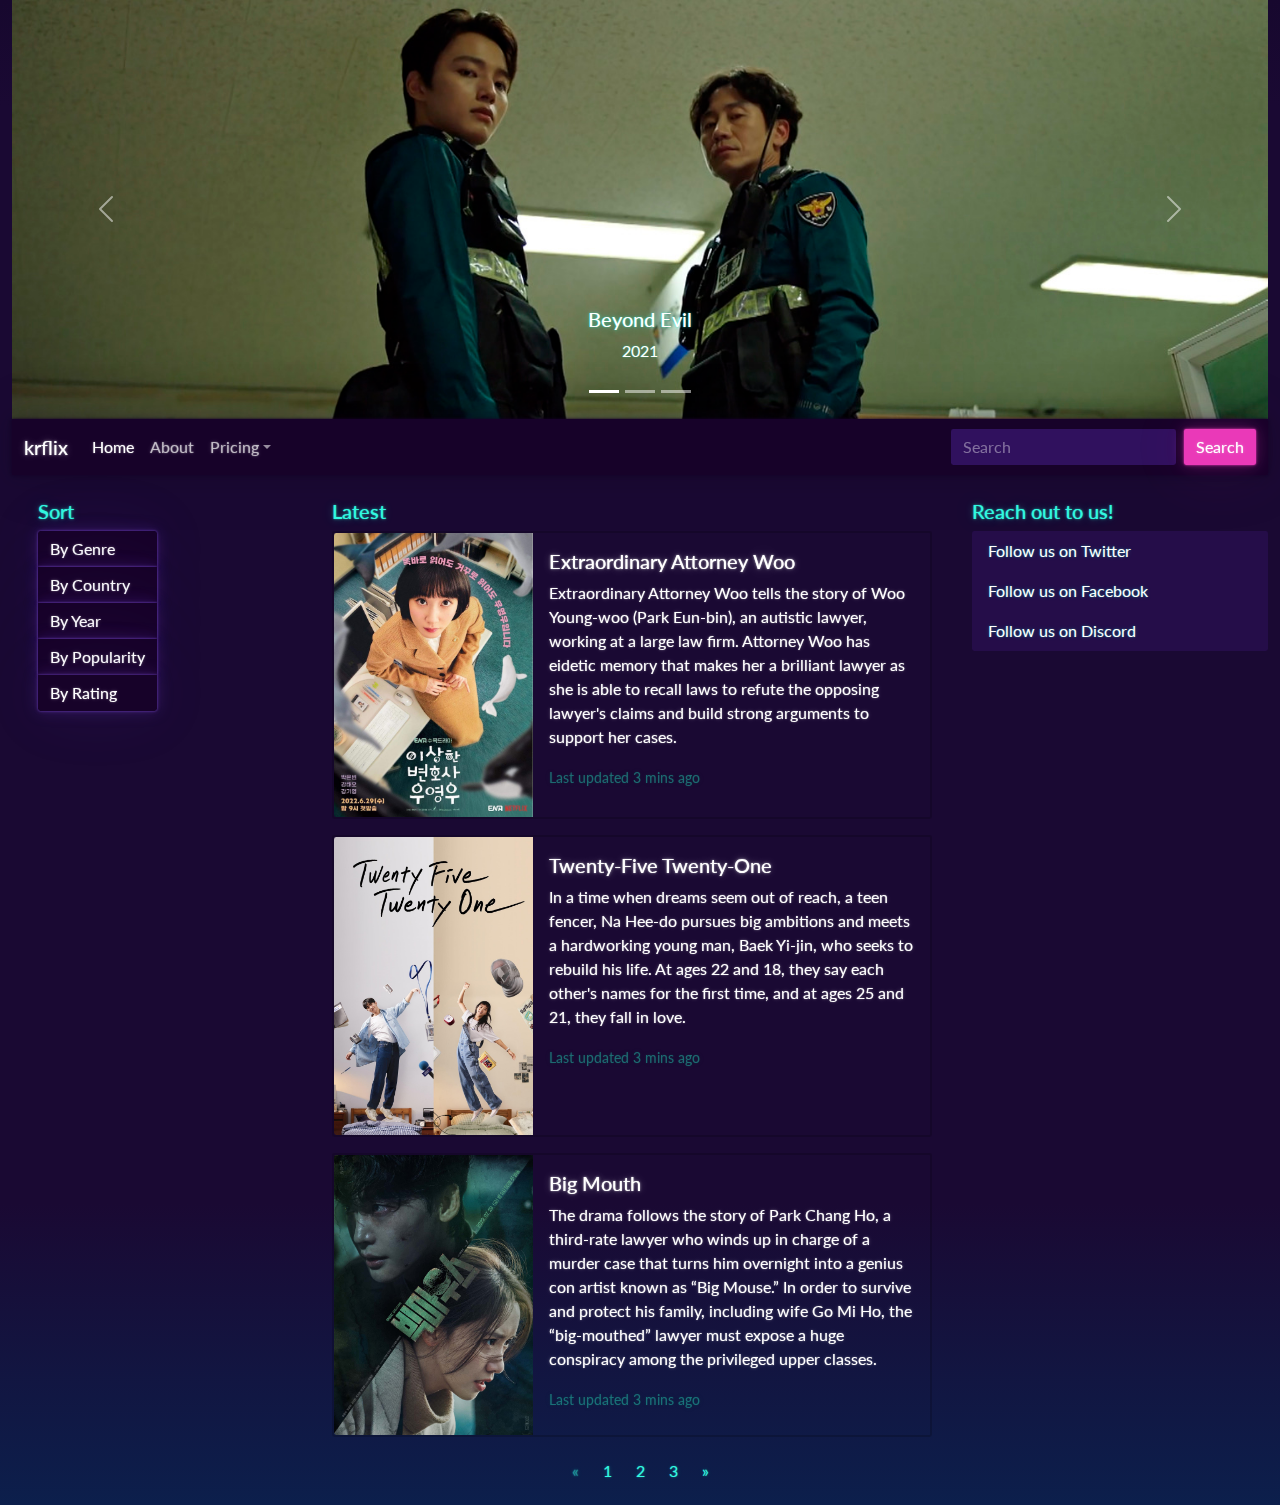
<file: bootstrap/index.html>
<!DOCTYPE html>
<html lang="en">
  <head>
    <meta charset="utf-8">
    <meta http-equiv="X-UA-Compatible" content="IE=edge">
    <meta name="viewport" content="width=device-width, initial-scale=1">

    <title></title>

    <meta name="description" content="Source code generated using layoutit.com">
    <meta name="author" content="LayoutIt!">

    <link href="css/bootstrap.min.vw.css" rel="stylesheet">

  </head>
  <body>

    <div class="container-fluid">
	<div class="row">
		<div class="col-md-12">
			<!-------------------------------------------->
			<div id="carouselExampleCaptions" class="carousel slide" data-bs-ride="carousel">
				<div class="carousel-indicators">
				  <button type="button" data-bs-target="#carouselExampleCaptions" data-bs-slide-to="0" class="active" aria-current="true" aria-label="Slide 1"></button>
				  <button type="button" data-bs-target="#carouselExampleCaptions" data-bs-slide-to="1" aria-label="Slide 2"></button>
				  <button type="button" data-bs-target="#carouselExampleCaptions" data-bs-slide-to="2" aria-label="Slide 3"></button>
				</div>
				<div class="carousel-inner">
				  <div class="carousel-item active">
					<img src="img/Tumblr_l_284215094444752.jpg" class="d-block w-100" alt="...">
					<div class="carousel-caption d-none d-md-block">
					  <h5>Beyond Evil</h5>
					  <p>2021</p>
					</div>
				  </div>
				  <div class="carousel-item">
					<img src="img/tdj-liveshow.jpg" class="d-block w-100" alt="...">
					<div class="carousel-caption d-none d-md-block">
					  <h5>The Devil Judge</h5>
					  <p>2021</p>
					</div>
				  </div>
				  <div class="carousel-item">
					<img src="img/vincenzo.jpg" class="d-block w-100" alt="...">
					<div class="carousel-caption d-none d-md-block">
					  <h5>Vincenzo</h5>
					  <p>2020</p>
					</div>
				  </div>
				</div>
				<button class="carousel-control-prev" type="button" data-bs-target="#carouselExampleCaptions" data-bs-slide="prev">
				  <span class="carousel-control-prev-icon" aria-hidden="true"></span>
				  <span class="visually-hidden">Previous</span>
				</button>
				<button class="carousel-control-next" type="button" data-bs-target="#carouselExampleCaptions" data-bs-slide="next">
				  <span class="carousel-control-next-icon" aria-hidden="true"></span>
				  <span class="visually-hidden">Next</span>
				</button>
			  </div>
			<!-------------------------------------------->
		</div>
	</div>
	<div class="row">
		<div class="col-md-12">
			<!-------------------------------------------->
			<nav class="navbar navbar-expand-lg navbar-dark bg-dark">
				<div class="container-fluid">
				  <a class="navbar-brand" href="#">krflix</a>
				  <button class="navbar-toggler" type="button" data-bs-toggle="collapse" data-bs-target="#navbarColor02" aria-controls="navbarColor02" aria-expanded="false" aria-label="Toggle navigation">
					<span class="navbar-toggler-icon"></span>
				  </button>
				  <div class="collapse navbar-collapse" id="navbarColor02">
					<ul class="navbar-nav me-auto">
					  <li class="nav-item">
						<a class="nav-link active" href="#">Home
						  <span class="visually-hidden">(current)</span>
						</a>
					  </li>
					  <li class="nav-item">
						<a class="nav-link" href="#">About</a>
					  </li>
					  <li class="nav-item dropdown">
						<a class="nav-link dropdown-toggle" data-bs-toggle="dropdown" href="#" role="button" aria-haspopup="true" aria-expanded="false">Pricing</a>
						<div class="dropdown-menu">
						  <a class="dropdown-item" href="#">Standard Package</a>
						  <a class="dropdown-item" href="#">Premium Package</a>
						  <a class="dropdown-item" href="#">Luxurious Package</a>
						</div>
					  </li>
					</ul>
					<form class="d-flex">
					  <input class="form-control me-sm-2" type="text" placeholder="Search">
					  <button class="btn btn-secondary my-2 my-sm-0" type="submit">Search</button>
					</form>
				  </div>
				</div>
			  </nav>
			<!-------------------------------------------->
		</div>
	</div>
	<br>
	<div class="row">
		<div class="col-md-3" id="left">
			<!-------------------------------------------->
			<h5>Sort</h5>
			<div class="btn-group-vertical" role="group" aria-label="Vertical button group">
				<button type="button" class="btn btn-dark">By Genre</button>
				<button type="button" class="btn btn-dark">By Country</button>
				<button type="button" class="btn btn-dark">By Year</button>
				<button type="button" class="btn btn-dark">By Popularity</button>
				<button type="button" class="btn btn-dark">By Rating</button>
			  </div>
			<!-------------------------------------------->
		</div>
		<div class="col-md-6" id="middle">
			<h5>Latest</h5>
			<!-------------------------------------------->
			<div class="card mb-3" style="max-width: 600px;">
				<div class="row g-0">
				  <div class="col-sm-4">
					<img src="img/eaw-poster.jpg" class="img-fluid rounded-start" alt="...">
				  </div>
				  <div class="col-sm-8">
					<div class="card-body">
					  <h5 class="card-title">Extraordinary Attorney Woo</h5>
					  <p class="card-text">Extraordinary Attorney Woo tells the story of Woo Young-woo (Park Eun-bin), an autistic lawyer, working at a large law firm. Attorney Woo has eidetic memory that makes her a brilliant lawyer as she is able to recall laws to refute the opposing lawyer's claims and build strong arguments to support her cases.</p>
					  <p class="card-text"><small class="text-muted">Last updated 3 mins ago</small></p>
					</div>
				  </div>
				</div>
			</div>
			<!-------------------------------------------->
			<!-------------------------------------------->
			<div class="card mb-3" style="max-width: 600px;">
				<div class="row g-0">
				  <div class="col-sm-4">
					<img src="img/2521-poster.jpg" class="img-fluid rounded-start" alt="...">
				  </div>
				  <div class="col-sm-8">
					<div class="card-body">
					  <h5 class="card-title">Twenty-Five Twenty-One</h5>
					  <p class="card-text">In a time when dreams seem out of reach, a teen fencer, Na Hee-do pursues big ambitions and meets a hardworking young man, Baek Yi-jin, who seeks to rebuild his life. At ages 22 and 18, they say each other's names for the first time, and at ages 25 and 21, they fall in love.</p>
					  <p class="card-text"><small class="text-muted">Last updated 3 mins ago</small></p>
					</div>
				  </div>
				</div>
			</div>
			<!-------------------------------------------->
			<!-------------------------------------------->
			<div class="card mb-3" style="max-width: 600px;">
				<div class="row g-0">
				  <div class="col-sm-4">
					<img src="img/bigmouth-poster.jpeg" class="img-fluid rounded-start" alt="...">
				  </div>
				  <div class="col-sm-8">
					<div class="card-body">
					  <h5 class="card-title">Big Mouth</h5>
					  <p class="card-text">The drama follows the story of Park Chang Ho, a third-rate lawyer who winds up in charge of a murder case that turns him overnight into a genius con artist known as “Big Mouse.” In order to survive and protect his family, including wife Go Mi Ho, the “big-mouthed” lawyer must expose a huge conspiracy among the privileged upper classes.</p>
					  <p class="card-text"><small class="text-muted">Last updated 3 mins ago</small></p>
					</div>
				  </div>
				</div>
			</div>
			<!-------------------------------------------->
		</div>
		<div class="col-md-3">
			<h5>Reach out to us!</h5>
			<ul class="list-group">
				<li class="list-group-item">Follow us on Twitter</li>
				<li class="list-group-item">Follow us on Facebook</li>
				<li class="list-group-item">Follow us on Discord</li>
			  </ul>
		</div>
	</div>
	<div class="row">
		<div class="col-md-12">
			<nav aria-label="Page navigation example">
				<ul class="pagination justify-content-center">
				  <li class="page-item disabled">
					<a class="page-link">&#171;</a>
				  </li>
				  <li class="page-item"><a class="page-link" href="#">1</a></li>
				  <li class="page-item"><a class="page-link" href="#">2</a></li>
				  <li class="page-item"><a class="page-link" href="#">3</a></li>
				  <li class="page-item">
					<a class="page-link" href="#">&#187;</a>
				  </li>
				</ul>
			  </nav>
		</div>
	</div>
</div>

	<script src="https://cdn.jsdelivr.net/npm/@popperjs/core@2.11.5/dist/umd/popper.min.js" integrity="sha384-Xe+8cL9oJa6tN/veChSP7q+mnSPaj5Bcu9mPX5F5xIGE0DVittaqT5lorf0EI7Vk" crossorigin="anonymous"></script>
	<script src="https://cdn.jsdelivr.net/npm/bootstrap@5.2.0/dist/js/bootstrap.min.js" integrity="sha384-ODmDIVzN+pFdexxHEHFBQH3/9/vQ9uori45z4JjnFsRydbmQbmL5t1tQ0culUzyK" crossorigin="anonymous"></script>

<!--
    <script src="js/jquery.min.js"></script>
    <script src="js/bootstrap.min.js"></script>
    <script src="js/scripts.js"></script>
-->
  </body>
</html>
</file>
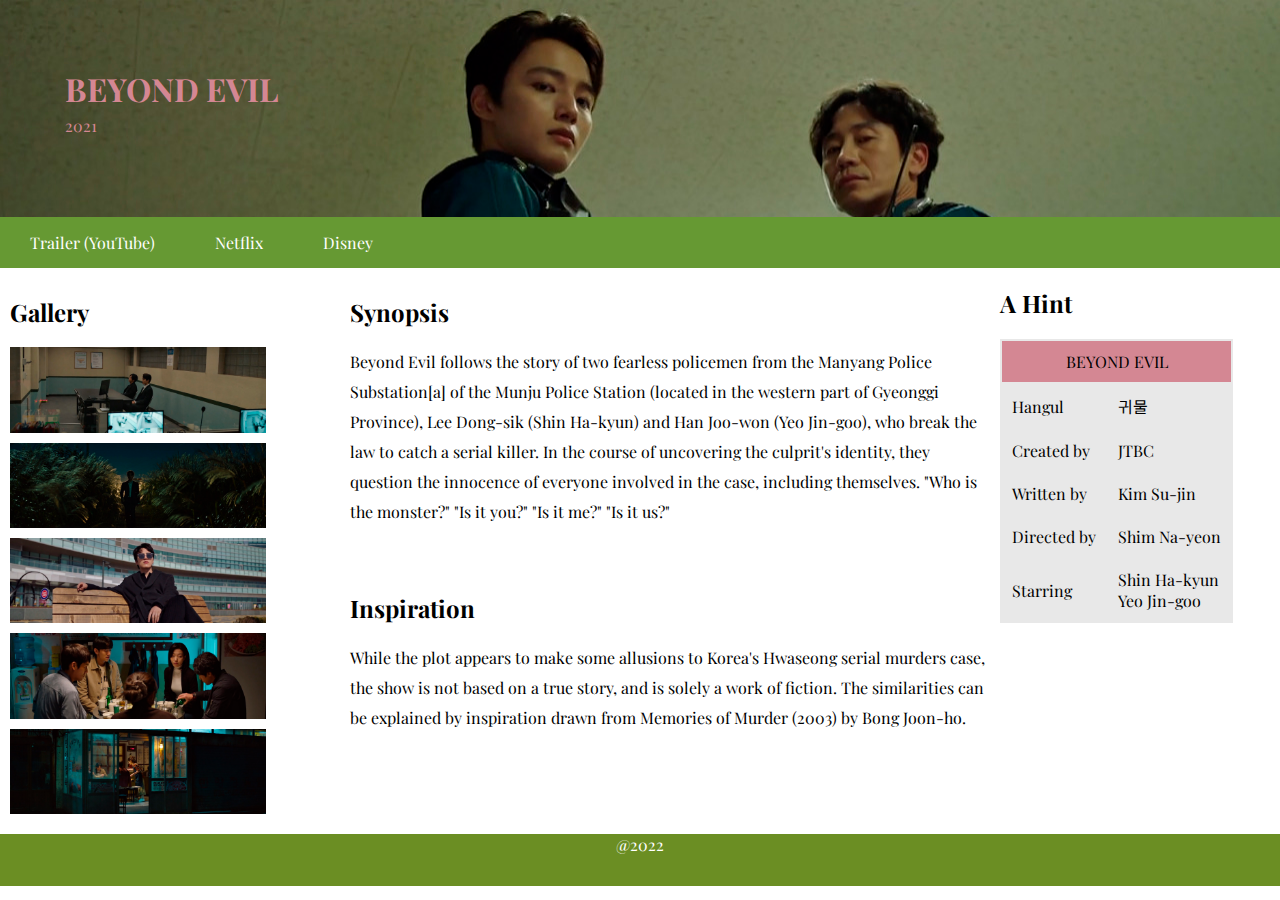
<file: tugas2_css/index.html>
<!DOCTYPE html>
<html lang="en">
<head>
    <meta charset="UTF-8">
    <meta http-equiv="X-UA-Compatible" content="IE=edge">
    <meta name="viewport" content="width=device-width, initial-scale=1.0">
    <title>CSS Website Layout</title>
    <link rel="stylesheet" href="style.css">
    <link href="https://fonts.googleapis.com/css2?family=Playfair+Display:wght@500&display=swap" rel="stylesheet">
    <link href="https://fonts.googleapis.com/css2?family=Noto+Sans+KR&display=swap" rel="stylesheet">  
</head>
<body>
    <div class="header">
        <h1>BEYOND EVIL</h1>
        <p>2021</p>
    </div>

    <div id="navbar">
        <a href="https://youtu.be/zQCOdcBAWtU">Trailer (YouTube)</a>
        <a href="https://www.netflix.com/id/title/81437733">Netflix</a>
        <a href="https://www.disneyplus.com/series/beyond-evil/4AfdoEvYzJrk">Disney</a>
    </div>

    <div class="row">
        <div class="column side">
            <h2>Gallery</h2>
            <img src="img/1.jpg" alt="">
            <img src="img/2.jpg" alt="">
            <img src="img/3.jpg" alt="">
            <img src="img/4.jpg" alt="">
            <img src="img/5.jpg" alt="">
        </div>

        <div class="column middle">
            <h2>Synopsis</h2>
            <p>Beyond Evil follows the story of two fearless policemen from the Manyang Police Substation[a] of the Munju Police Station (located in the western part of Gyeonggi Province), Lee Dong-sik (Shin Ha-kyun) and Han Joo-won (Yeo Jin-goo), who break the law to catch a serial killer. In the course of uncovering the culprit's identity, they question the innocence of everyone involved in the case, including themselves. "Who is the monster?" "Is it you?" "Is it me?" "Is it us?" </p>
            <br>
            <h2>Inspiration</h2>
            <p>While the plot appears to make some allusions to Korea's Hwaseong serial murders case, the show is not based on a true story, and is solely a work of fiction. The similarities can be explained by inspiration drawn from Memories of Murder (2003) by Bong Joon-ho. </p>
        </div>

        <div class="columnn side">
            <h2>A Hint</h2>
            <table cellpadding="10px">
                <tr class="title">
                    <td colspan="2">Beyond Evil</td>
                </tr>
                <tr>
                    <td>Hangul</td>
                    <td class="hangul">귀물</td>
                </tr>
                <tr>
                    <td>Created by</td>
                    <td>JTBC</td>
                </tr>
                <tr>
                    <td>Written by</td>
                    <td>Kim Su-jin</td>
                </tr>
                <tr>
                    <td>Directed by</td>
                    <td>Shim Na-yeon</td>
                </tr>
                <tr rowspan="2">
                    <td>Starring</td>
                    <td>Shin Ha-kyun <br> Yeo Jin-goo</td>
                </tr>
            </table>
        </div>
    </div>
    
    <div class="footer">
        <p>
            @2022
        </p>
    </div>
</body>
</html>
</file>
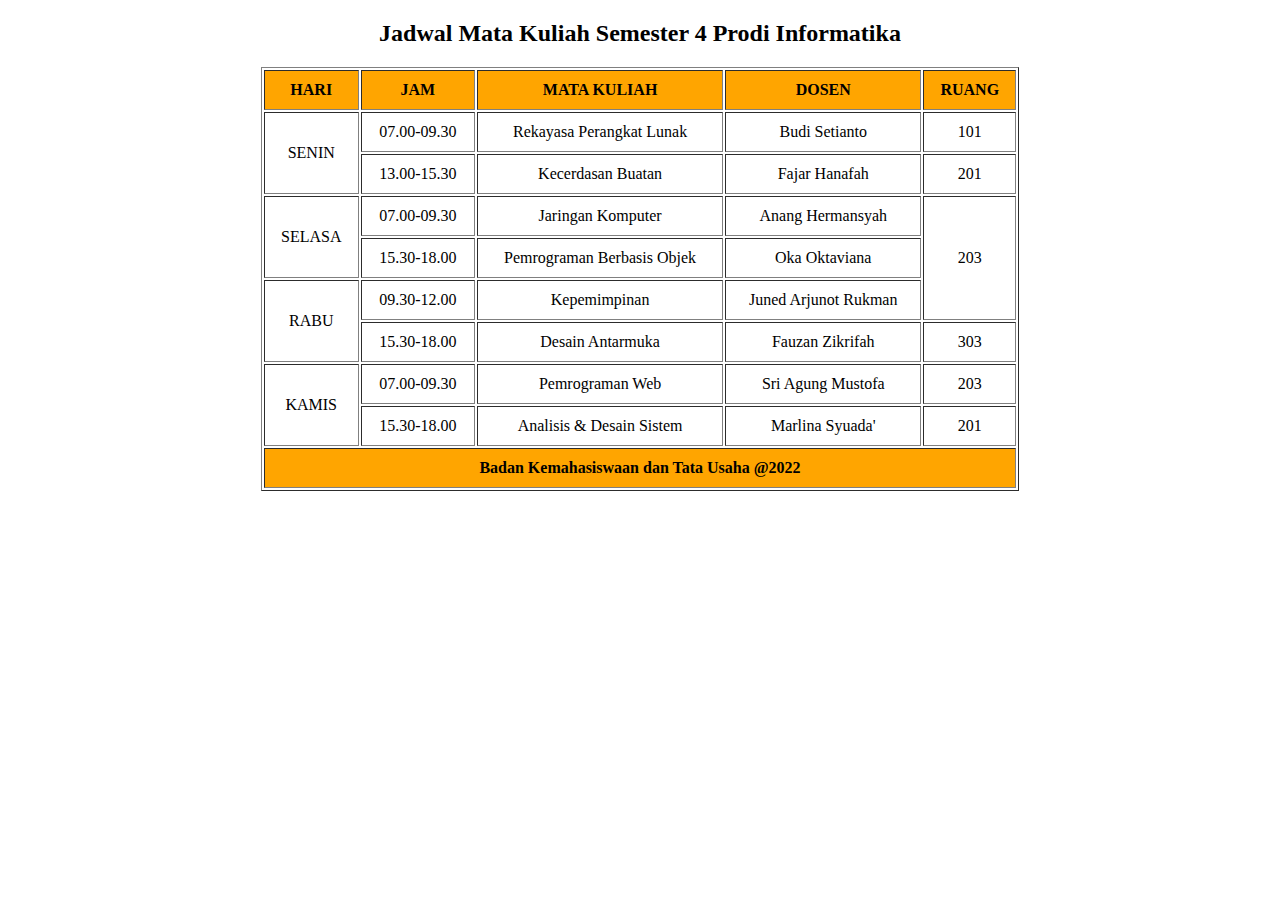
<file: tugas2.html>
<!DOCTYPE html>
<html lang="en">
<head>
    <meta charset="UTF-8">
    <meta http-equiv="X-UA-Compatible" content="IE=edge">
    <meta name="viewport" content="width=device-width, initial-scale=1.0">
    <title>Jadwal Mata Kuliah</title>
</head>
<body>
    <h2 align="center">Jadwal Mata Kuliah Semester 4 Prodi Informatika</h2>
    <table align="center" border="1" cellpadding="10" width="60%">
        <thead bgcolor="orange">
            <th>HARI</th>
            <th>JAM</th>
            <th>MATA KULIAH</th>
            <th>DOSEN</th>
            <th>RUANG</th>
        </thead>
        <tbody>
            <tr align="center">
                <td rowspan="2">SENIN</td>
                <td>07.00-09.30</td>
                <td>Rekayasa Perangkat Lunak</td>
                <td>Budi Setianto</td>
                <td>101</td>
            </tr>
            <tr align="center">
                <!--td>Senin</td-->
                <td>13.00-15.30</td>
                <td>Kecerdasan Buatan</td>
                <td>Fajar Hanafah</td>
                <td>201</td>
            </tr>
            <tr align="center">
                <td rowspan="2">SELASA</td>
                <td>07.00-09.30</td>
                <td>Jaringan Komputer</td>
                <td>Anang Hermansyah</td>
                <td rowspan="3">203</td>
            </tr>
            <tr align="center">
                <!--td>Senin</td-->
                <td>15.30-18.00</td>
                <td>Pemrograman Berbasis Objek</td>
                <td>Oka Oktaviana</td>
                <!--td>203</td-->
            </tr>
            </tr>
            <tr align="center">
                <td rowspan="2">RABU</td>
                <td>09.30-12.00</td>
                <td>Kepemimpinan</td>
                <td>Juned Arjunot Rukman</td>
                <!--td>103</td-->
            </tr>
            <tr align="center">
                <!--td>Senin</td-->
                <td>15.30-18.00</td>
                <td>Desain Antarmuka</td>
                <td>Fauzan Zikrifah</td>
                <td>303</td>
            </tr>
            <tr align="center">
                <td rowspan="2">KAMIS</td>
                <td>07.00-09.30</td>
                <td>Pemrograman Web</td>
                <td>Sri Agung Mustofa</td>
                <td>203</td>
            </tr>
            <tr align="center">
                <!--td>Senin</td-->
                <td>15.30-18.00</td>
                <td>Analisis & Desain Sistem</td>
                <td>Marlina Syuada'</td>
                <td>201</td>
            </tr>
        </tbody>
        <tfoot>
            <th colspan="5" bgcolor="orange">Badan Kemahasiswaan dan Tata Usaha @2022</th>
        </tfoot>
    </table>
</body>
</html>
</file>
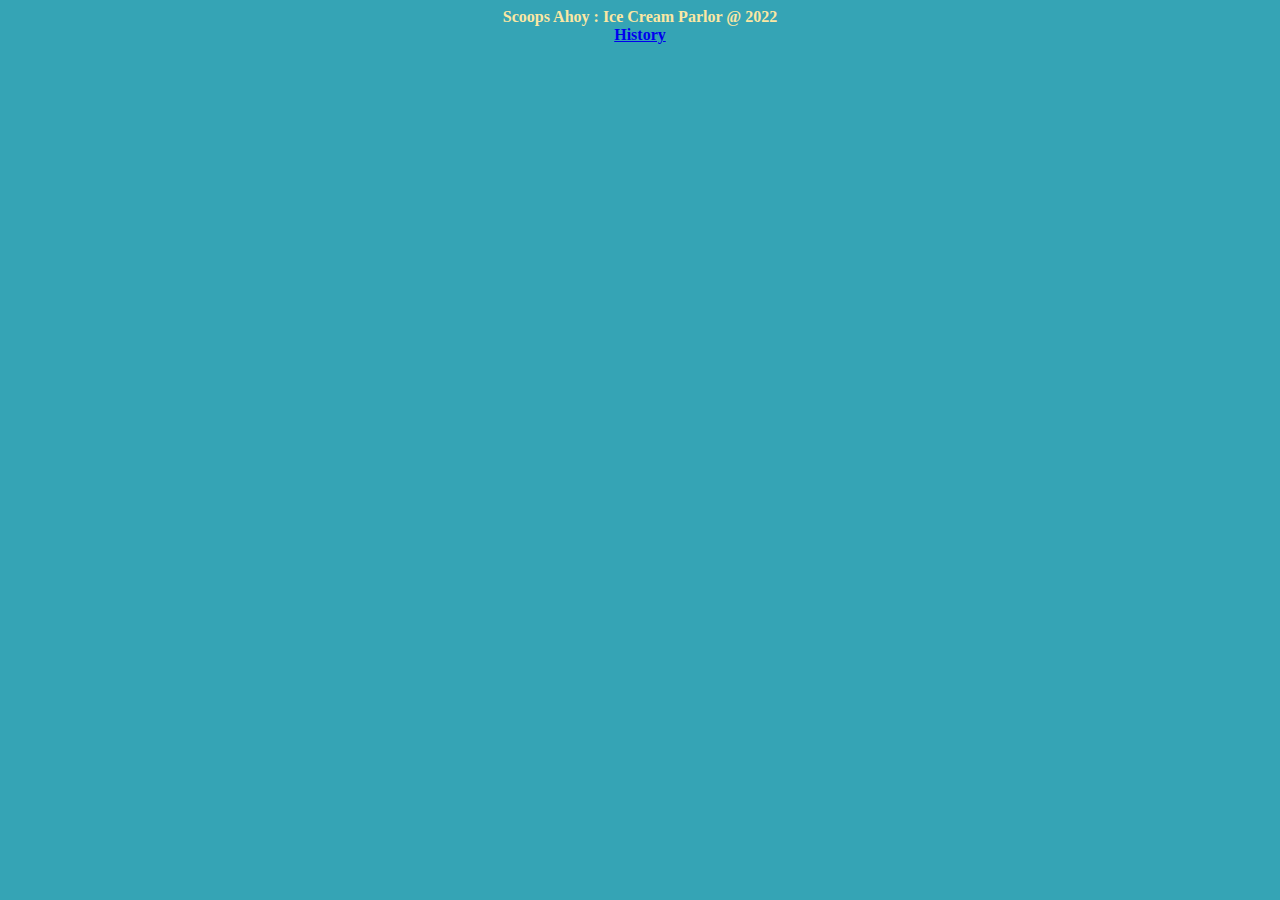
<file: tugas4/footer.html>
<body bgcolor="#35a4b5">
    <h4 align="center">
        <font face="Garamond" color="#FBE7A3">
        Scoops Ahoy : Ice Cream Parlor @ 2022
        <br/>
        <a href="https://strangerthings.fandom.com/wiki/Scoops_Ahoy" target="_blank">History</a>
    </h4>
    <!--<h4 align="center" color="white"><a href="https://strangerthings.fandom.com/wiki/Scoops_Ahoy">History</a></h4>-->
</body>
</file>
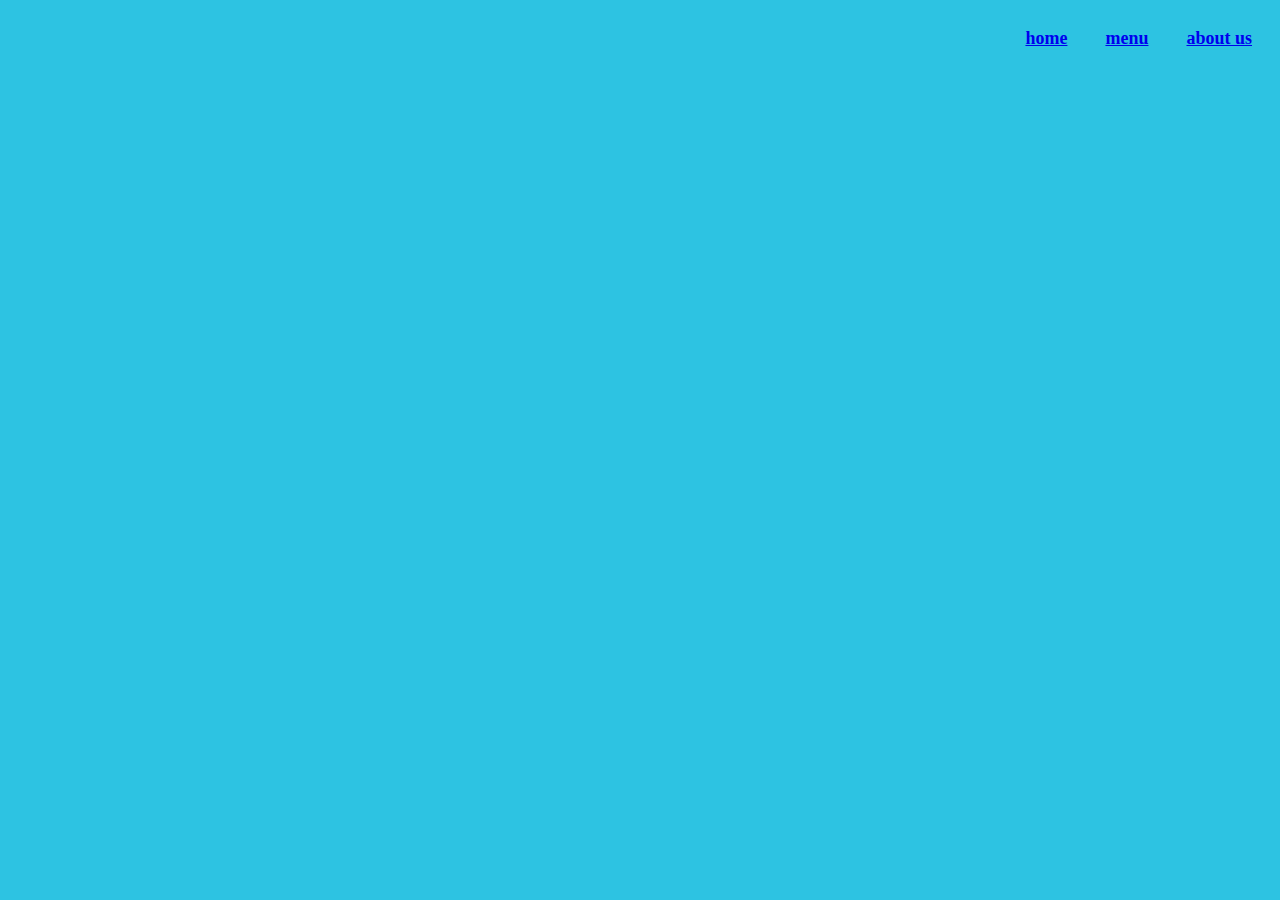
<file: tugas4/navbar.html>
<!DOCTYPE html>
<html lang="en">
<head>
    <meta charset="UTF-8">
    <meta http-equiv="X-UA-Compatible" content="IE=edge">
    <meta name="viewport" content="width=device-width, initial-scale=1.0">
    <title>Document</title>
</head>
<body bgcolor="#2DC3E2">
    <font face="Garamond" size="4px">
    <table align="right" cellpadding="18">
        <tr>
            <td><a href="content.html" target="main"><b>home</b></a></td>
            <td><a href="menu.html" target="main"><b>menu</b></a></td>
            <td><a href="about.html" target="main"><b>about us</b></a></td>
        </tr>
    </table>
</body>
</html>
</file>
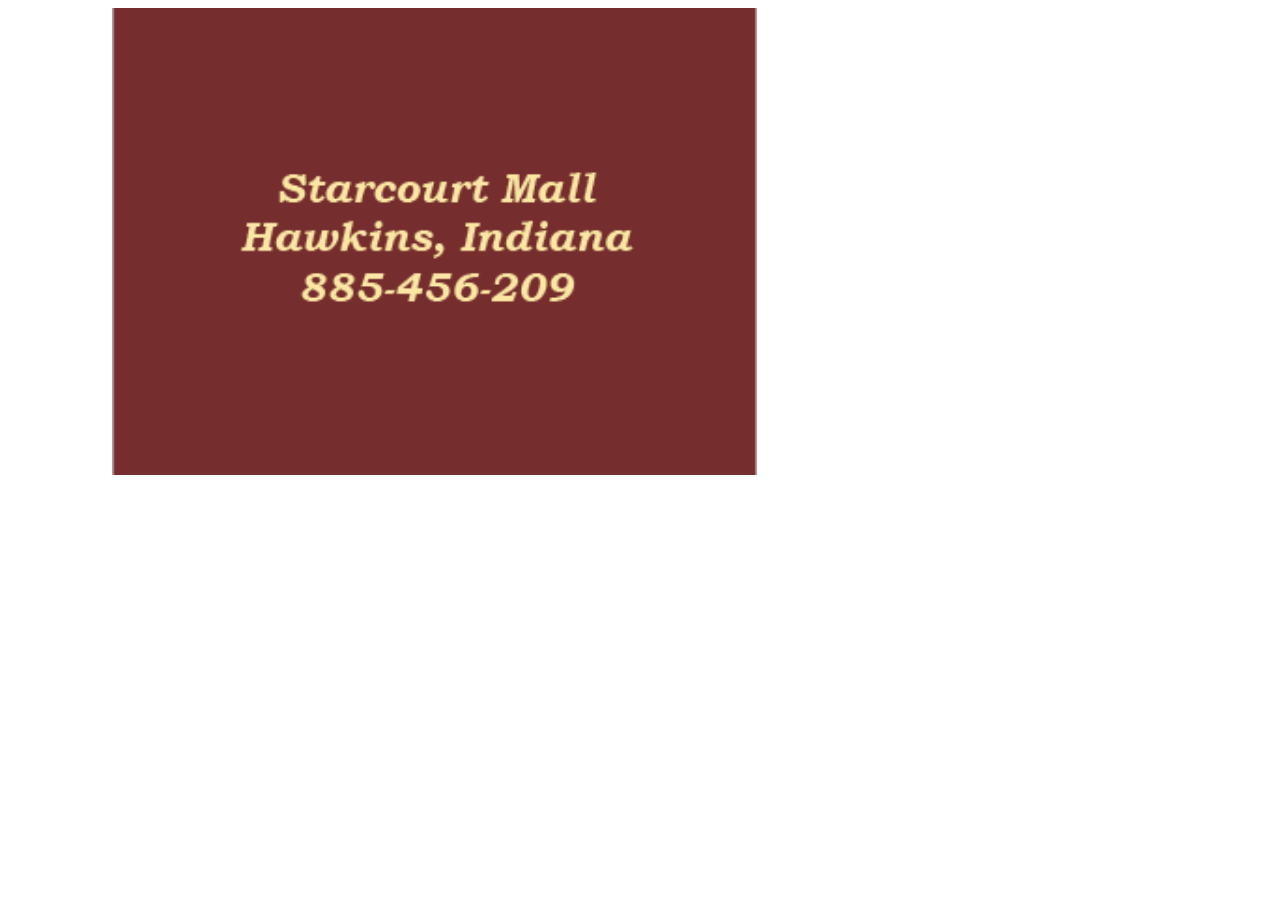
<file: tugas4/secondMiddle.html>
<!DOCTYPE html>
<html lang="en">
<head>
    <meta charset="UTF-8">
    <meta http-equiv="X-UA-Compatible" content="IE=edge">
    <meta name="viewport" content="width=device-width, initial-scale=1.0">
    <title>Document</title>
</head>
<body>
    &nbsp;&nbsp;&nbsp;&nbsp;&nbsp;&nbsp;&nbsp;&nbsp;&nbsp;&nbsp;&nbsp;&nbsp;
    &nbsp;&nbsp;&nbsp;&nbsp;&nbsp;&nbsp;&nbsp;&nbsp;&nbsp;&nbsp;&nbsp;&nbsp;
    <img src="address.png" width="51%" align="center"/>
</body>
</html>
</file>
<file: tugas2_css/style.css>
body{
    margin: 0;
}

.header{
    background-image: url("img/Tumblr_l_284215094444752.jpg");
    padding: 65px;
    color: #D48793;
}

.header h1{
    line-height: 5pt;
}

h1, h2, p, a{
    font-family: 'Playfair Display', serif;
}

div#navbar{
    overflow: hidden;
    background-color: #669933;
}

div#navbar a{
    text-decoration: none;
    color: white;
    padding: 15px 30px;
    float: left;
    display: block;
}

div#navbar a:hover{
    background-color: white;
    color: #669933;
}

/*line 38-71 : the important bits of making columns*/
.row{
    background-color: white;
    float: left;
}

.column{
    float: left;
    padding: 10px;
    line-height: 30px;
}

.column.side{
    width: 25%;
}

.column.middle{
    width: 50%;
}

@media screen and (max-width: 600px) {
    .column.side, .column.middle {
      width: 100%;
    }
}

.row:after {
    content: "";
    display: table;
    clear: both;
  }

.column.side img{
    width: 80%;
}

table{
    background-color:  	#E8E8E8;
    font-family: 'Playfair Display', serif;
}

.title{
    text-align: center;
    background-color: #D48793;
    text-transform: uppercase;
}

.hangul{
    font-family: 'Noto Sans KR', sans-serif;
}

.footer{
    background-color: olivedrab;
    color: white;
    text-align: center;
    padding: 15px;
    margin-top: 3%;
}
</file>
